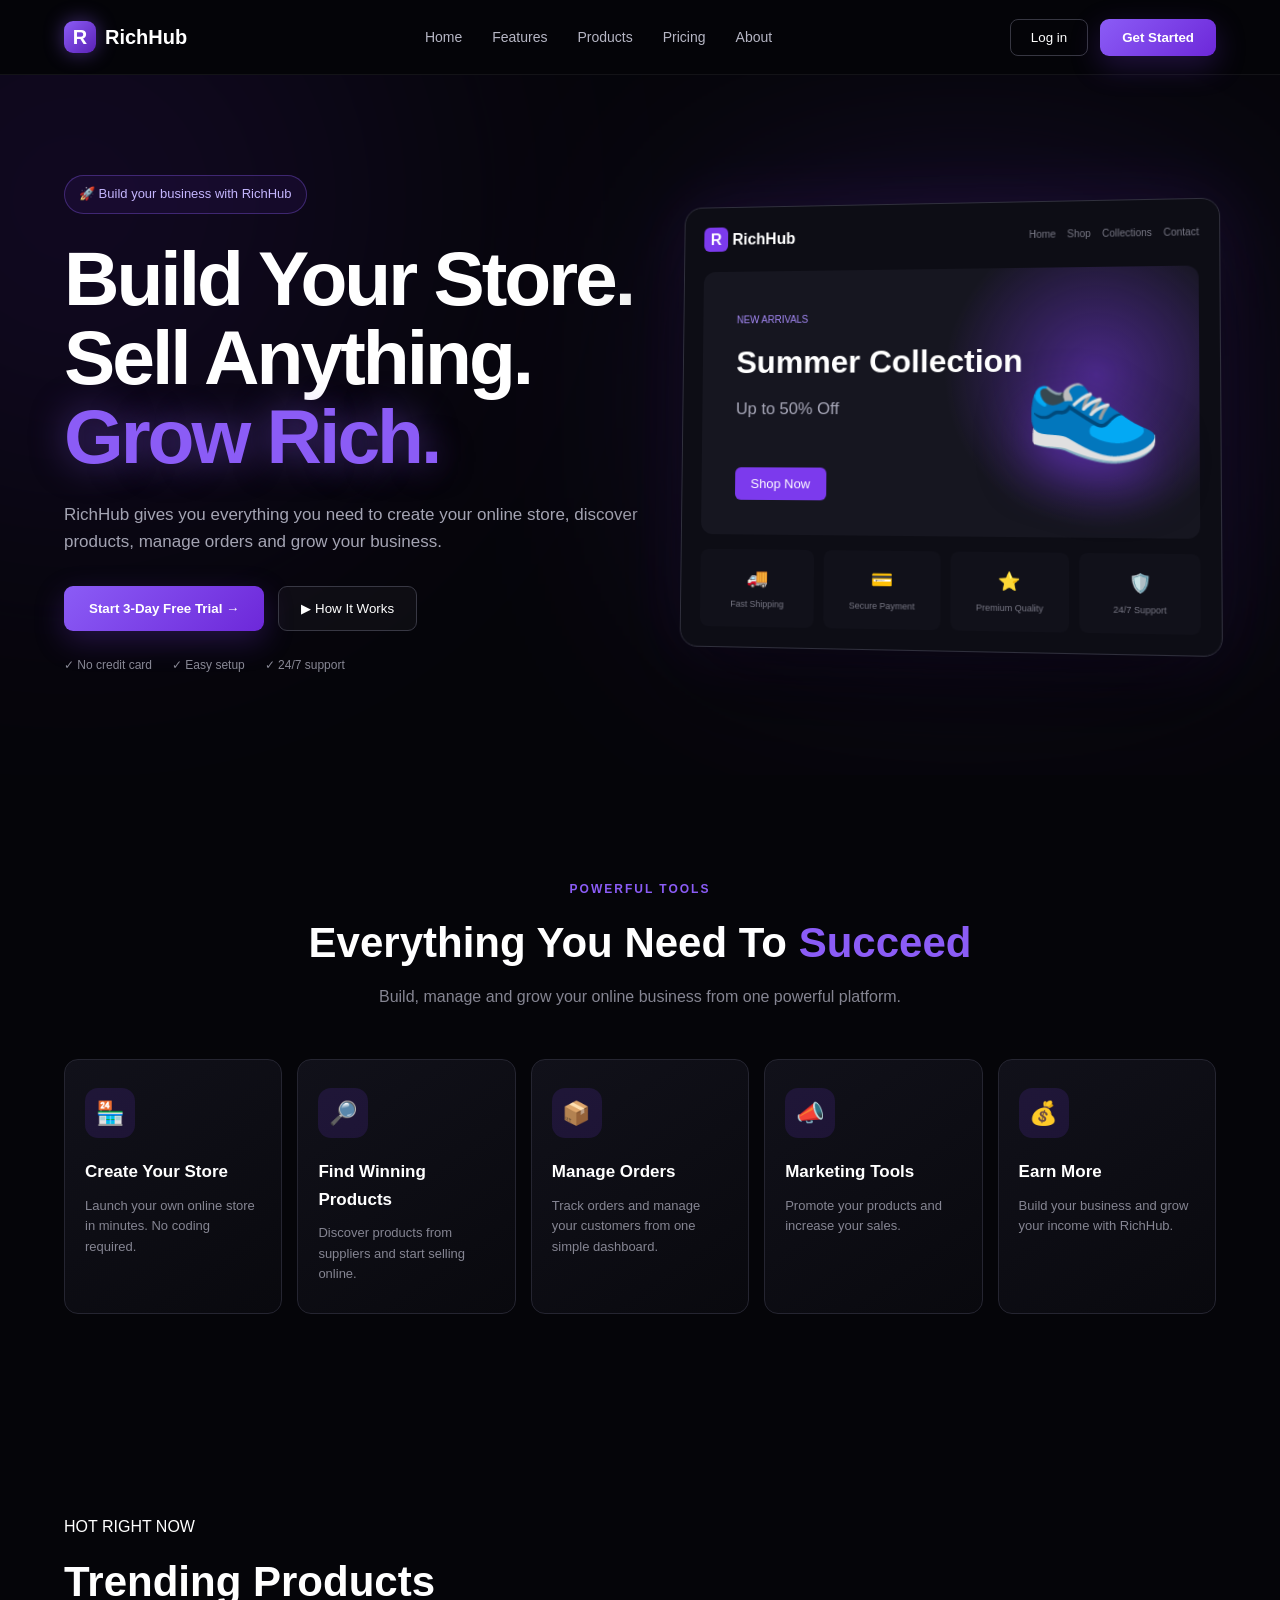
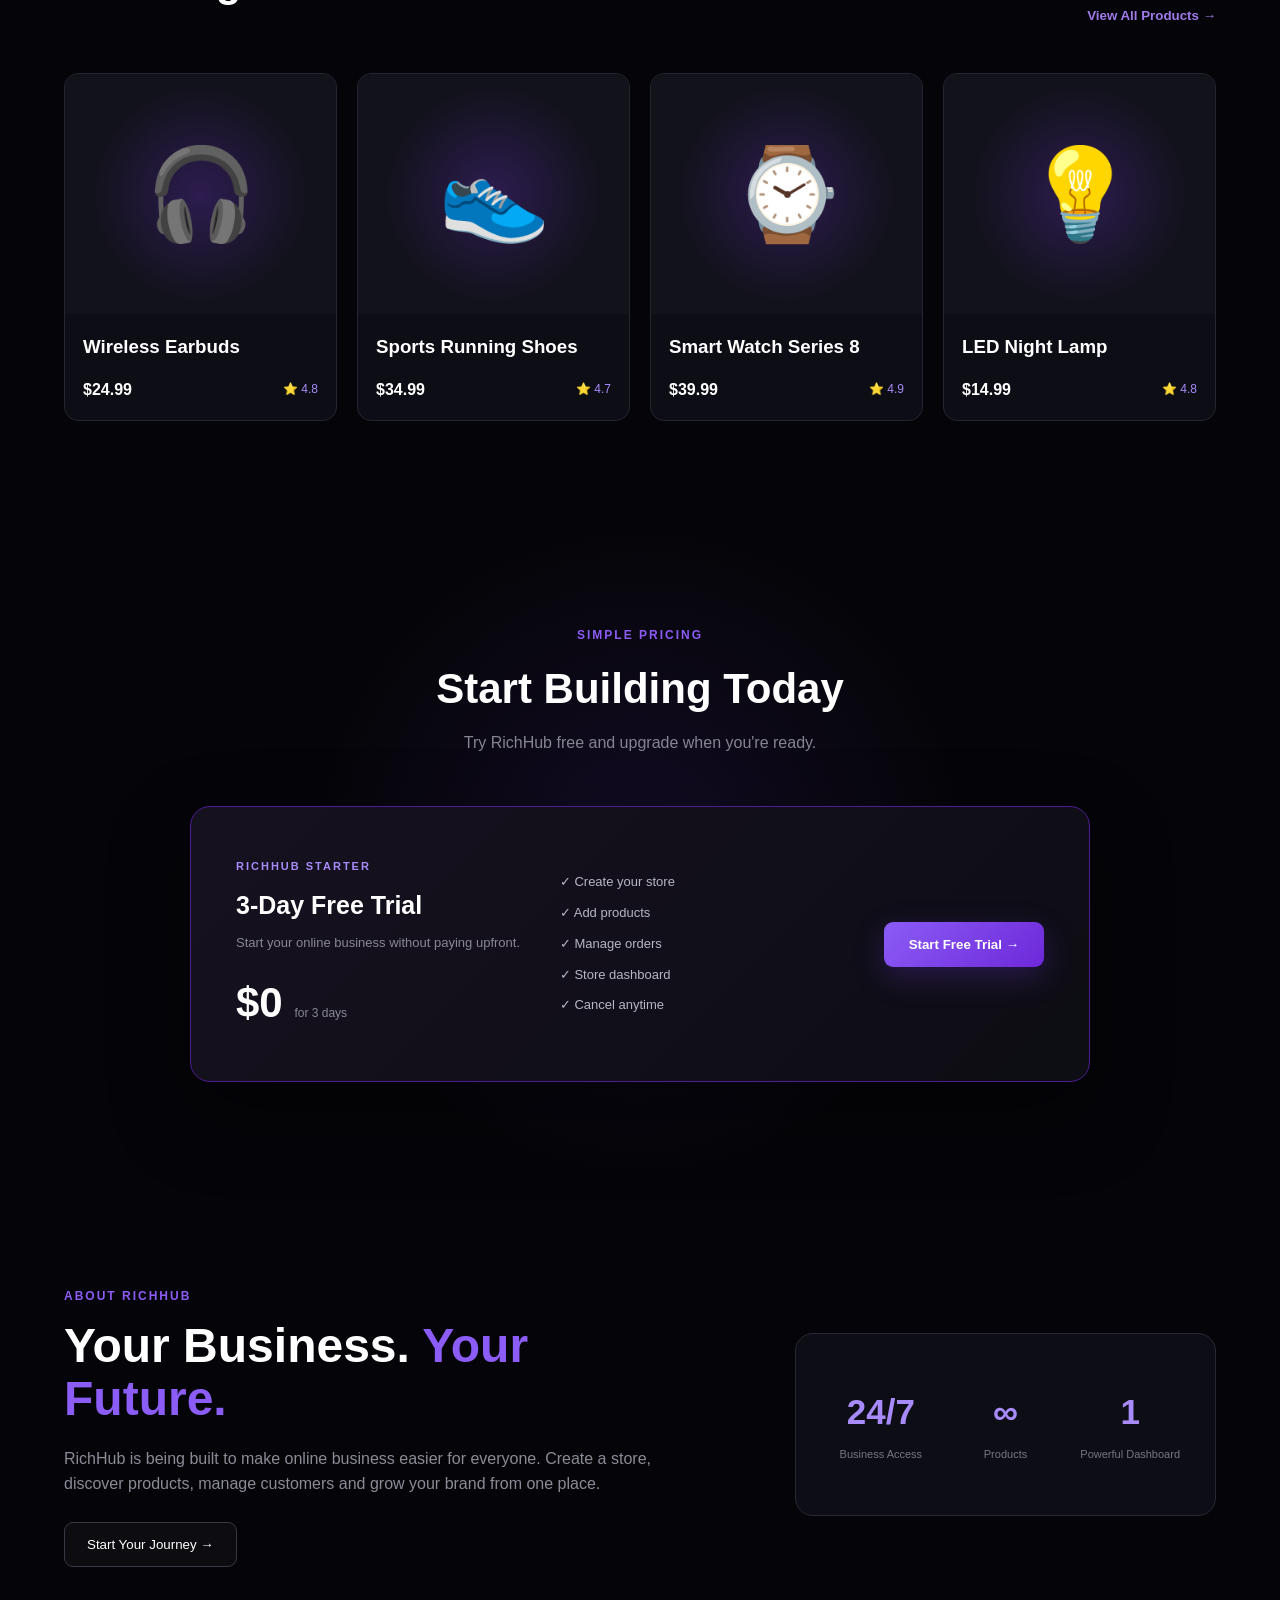
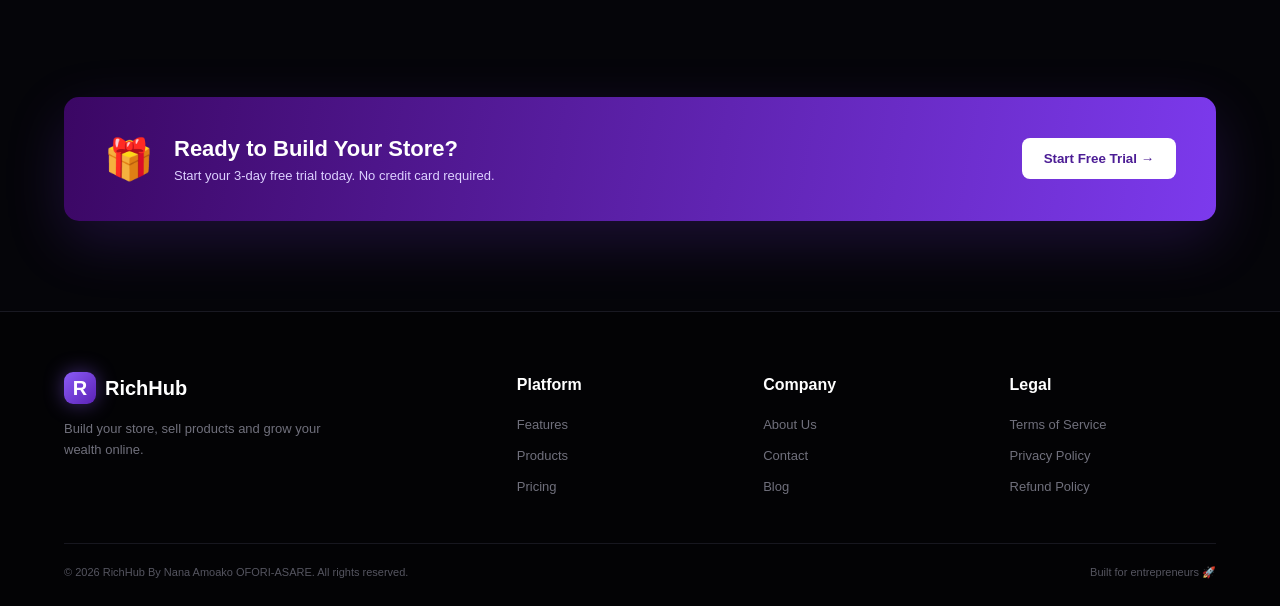
<file: index.html>
<!DOCTYPE html>
<html lang="en">
<head>
    <meta charset="UTF-8">
    <meta name="viewport" content="width=device-width, initial-scale=1.0">

    <title>RichHub - Build Your Store. Grow Rich.</title>

    <meta name="description"
          content="RichHub helps you build your online store, sell products and grow your business.">

    <link rel="stylesheet" href="style.css">
</head>

<body>

    <!-- ================= NAVBAR ================= -->

    <header class="navbar">

        <a href="#" class="logo">
            <span class="logo-icon">R</span>
            <span>RichHub</span>
        </a>

        <nav class="nav-links">
            <a href="#home">Home</a>
            <a href="#features">Features</a>
            <a href="#products">Products</a>
            <a href="#pricing">Pricing</a>
            <a href="#about">About</a>
        </nav>

        <div class="nav-buttons">
            <button class="login-btn" onclick="login()">
                Log in
            </button>

            <button class="primary-btn" onclick="getStarted()">
                Get Started
            </button>
        </div>

        <button class="menu-btn" onclick="toggleMenu()">
            ☰
        </button>

    </header>


    <!-- ================= HERO ================= -->

    <main>

        <section id="home" class="hero">

            <div class="hero-content">

                <div class="badge">
                    🚀 Build your business with RichHub
                </div>

                <h1>
                    Build Your Store.<br>
                    Sell Anything.<br>
                    <span>Grow Rich.</span>
                </h1>

                <p>
                    RichHub gives you everything you need to create
                    your online store, discover products, manage orders
                    and grow your business.
                </p>

                <div class="hero-buttons">

                    <button class="primary-btn big-btn"
                            onclick="getStarted()">
                        Start 3-Day Free Trial →
                    </button>

                    <button class="secondary-btn"
                            onclick="showHowItWorks()">
                        ▶ How It Works
                    </button>

                </div>

                <div class="hero-info">

                    <span>✓ No credit card</span>
                    <span>✓ Easy setup</span>
                    <span>✓ 24/7 support</span>

                </div>

            </div>


            <!-- STORE PREVIEW -->

            <div class="hero-preview">

                <div class="preview-glow"></div>

                <div class="store-preview">

                    <div class="preview-top">

                        <div class="mini-logo">
                            <span>R</span> RichHub
                        </div>

                        <div class="preview-nav">
                            Home &nbsp;&nbsp; Shop &nbsp;&nbsp;
                            Collections &nbsp;&nbsp; Contact
                        </div>

                    </div>

                    <div class="preview-hero">

                        <div>
                            <small>NEW ARRIVALS</small>

                            <h2>
                                Summer Collection
                            </h2>

                            <p>
                                Up to 50% Off
                            </p>

                            <button>
                                Shop Now
                            </button>
                        </div>

                        <div class="preview-shoe">
                            👟
                        </div>

                    </div>

                    <div class="preview-features">

                        <div>
                            🚚
                            <small>Fast Shipping</small>
                        </div>

                        <div>
                            💳
                            <small>Secure Payment</small>
                        </div>

                        <div>
                            ⭐
                            <small>Premium Quality</small>
                        </div>

                        <div>
                            🛡️
                            <small>24/7 Support</small>
                        </div>

                    </div>

                </div>

            </div>

        </section>


        <!-- ================= FEATURES ================= -->

        <section id="features" class="features-section">

            <div class="section-heading">

                <span>POWERFUL TOOLS</span>

                <h2>
                    Everything You Need To
                    <span>Succeed</span>
                </h2>

                <p>
                    Build, manage and grow your online business
                    from one powerful platform.
                </p>

            </div>


            <div class="feature-grid">

                <div class="feature-card">

                    <div class="feature-icon">🏪</div>

                    <h3>Create Your Store</h3>

                    <p>
                        Launch your own online store in minutes.
                        No coding required.
                    </p>

                </div>


                <div class="feature-card">

                    <div class="feature-icon">🔎</div>

                    <h3>Find Winning Products</h3>

                    <p>
                        Discover products from suppliers and
                        start selling online.
                    </p>

                </div>


                <div class="feature-card">

                    <div class="feature-icon">📦</div>

                    <h3>Manage Orders</h3>

                    <p>
                        Track orders and manage your customers
                        from one simple dashboard.
                    </p>

                </div>


                <div class="feature-card">

                    <div class="feature-icon">📣</div>

                    <h3>Marketing Tools</h3>

                    <p>
                        Promote your products and increase
                        your sales.
                    </p>

                </div>


                <div class="feature-card">

                    <div class="feature-icon">💰</div>

                    <h3>Earn More</h3>

                    <p>
                        Build your business and grow your
                        income with RichHub.
                    </p>

                </div>

            </div>

        </section>


        <!-- ================= PRODUCTS ================= -->

        <section id="products" class="products-section">

            <div class="section-heading products-heading">

                <div>
                    <span>HOT RIGHT NOW</span>

                    <h2>
                        Trending Products
                    </h2>
                </div>

                <button onclick="viewProducts()">
                    View All Products →
                </button>

            </div>


            <div class="product-grid">

                <div class="product-card">

                    <div class="product-image">
                        🎧
                    </div>

                    <div class="product-details">

                        <h3>Wireless Earbuds</h3>

                        <div class="product-bottom">

                            <strong>$24.99</strong>

                            <span>⭐ 4.8</span>

                        </div>

                    </div>

                </div>


                <div class="product-card">

                    <div class="product-image shoe">
                        👟
                    </div>

                    <div class="product-details">

                        <h3>Sports Running Shoes</h3>

                        <div class="product-bottom">

                            <strong>$34.99</strong>

                            <span>⭐ 4.7</span>

                        </div>

                    </div>

                </div>


                <div class="product-card">

                    <div class="product-image">
                        ⌚
                    </div>

                    <div class="product-details">

                        <h3>Smart Watch Series 8</h3>

                        <div class="product-bottom">

                            <strong>$39.99</strong>

                            <span>⭐ 4.9</span>

                        </div>

                    </div>

                </div>


                <div class="product-card">

                    <div class="product-image">
                        💡
                    </div>

                    <div class="product-details">

                        <h3>LED Night Lamp</h3>

                        <div class="product-bottom">

                            <strong>$14.99</strong>

                            <span>⭐ 4.8</span>

                        </div>

                    </div>

                </div>

            </div>

        </section>


        <!-- ================= PRICING ================= -->

        <section id="pricing" class="pricing-section">

            <div class="section-heading">

                <span>SIMPLE PRICING</span>

                <h2>
                    Start Building Today
                </h2>

                <p>
                    Try RichHub free and upgrade when you're ready.
                </p>

            </div>


            <div class="pricing-card">

                <div>

                    <span class="pricing-label">
                        RICHHUB STARTER
                    </span>

                    <h3>
                        3-Day Free Trial
                    </h3>

                    <p>
                        Start your online business without
                        paying upfront.
                    </p>

                    <div class="price">
                        $0
                        <small>for 3 days</small>
                    </div>

                </div>


                <div class="pricing-features">

                    <span>✓ Create your store</span>
                    <span>✓ Add products</span>
                    <span>✓ Manage orders</span>
                    <span>✓ Store dashboard</span>
                    <span>✓ Cancel anytime</span>

                </div>


                <button class="primary-btn big-btn"
                        onclick="getStarted()">
                    Start Free Trial →
                </button>

            </div>

        </section>


        <!-- ================= ABOUT ================= -->

        <section id="about" class="about-section">

            <div class="about-content">

                <span>ABOUT RICHHUB</span>

                <h2>
                    Your Business.
                    <span>Your Future.</span>
                </h2>

                <p>
                    RichHub is being built to make online business
                    easier for everyone. Create a store, discover
                    products, manage customers and grow your brand
                    from one place.
                </p>

                <button class="secondary-btn"
                        onclick="getStarted()">
                    Start Your Journey →
                </button>

            </div>

            <div class="about-box">

                <div class="about-stat">
                    <strong>24/7</strong>
                    <span>Business Access</span>
                </div>

                <div class="about-stat">
                    <strong>∞</strong>
                    <span>Products</span>
                </div>

                <div class="about-stat">
                    <strong>1</strong>
                    <span>Powerful Dashboard</span>
                </div>

            </div>

        </section>


        <!-- ================= CTA ================= -->

        <section class="cta-section">

            <div class="cta-content">

                <div class="gift-icon">
                    🎁
                </div>

                <div>

                    <h2>
                        Ready to Build Your Store?
                    </h2>

                    <p>
                        Start your 3-day free trial today.
                        No credit card required.
                    </p>

                </div>

                <button class="white-btn"
                        onclick="getStarted()">
                    Start Free Trial →
                </button>

            </div>

        </section>

    </main>


    <!-- ================= FOOTER ================= -->

    <footer>

        <div class="footer-main">

            <div class="footer-brand">

                <a href="#" class="logo">
                    <span class="logo-icon">R</span>
                    <span>RichHub</span>
                </a>

                <p>
                    Build your store, sell products
                    and grow your wealth online.
                </p>

            </div>


            <div class="footer-column">

                <h4>Platform</h4>

                <a href="#features">Features</a>
                <a href="#products">Products</a>
                <a href="#pricing">Pricing</a>

            </div>


            <div class="footer-column">

                <h4>Company</h4>

                <a href="#about">About Us</a>
                <a href="#">Contact</a>
                <a href="#">Blog</a>

            </div>


            <div class="footer-column">

                <h4>Legal</h4>

                <a href="#">Terms of Service</a>
                <a href="#">Privacy Policy</a>
                <a href="#">Refund Policy</a>

            </div>

        </div>


        <div class="footer-bottom">

            <span>
                © 2026 RichHub By Nana Amoako OFORI-ASARE. All rights reserved.
            </span>

            <span>
                Built for entrepreneurs 🚀
            </span>

        </div>

    </footer>


    <script src="script.js"></script>

</body>
                </html>
</file>
<file: style.css>
/* =========================
   RESET
========================= */

* {
    margin: 0;
    padding: 0;
    box-sizing: border-box;
}

html {
    scroll-behavior: smooth;
}

body {
    font-family: Arial, Helvetica, sans-serif;
    background: #050509;
    color: #ffffff;
    line-height: 1.6;
}

a {
    color: inherit;
    text-decoration: none;
}

button {
    font-family: inherit;
    cursor: pointer;
}


/* =========================
   NAVBAR
========================= */

.navbar {
    position: sticky;
    top: 0;
    z-index: 1000;

    height: 75px;

    display: flex;
    align-items: center;
    justify-content: space-between;

    padding: 0 5%;

    background: rgba(5, 5, 9, 0.9);
    backdrop-filter: blur(18px);

    border-bottom: 1px solid rgba(255,255,255,0.06);
}

.logo {
    display: flex;
    align-items: center;
    gap: 9px;

    font-size: 20px;
    font-weight: 800;
}

.logo-icon {
    width: 32px;
    height: 32px;

    display: flex;
    align-items: center;
    justify-content: center;

    border-radius: 9px;

    background: linear-gradient(
        135deg,
        #8b5cf6,
        #5b21b6
    );

    box-shadow:
        0 0 20px rgba(139,92,246,0.45);
}

.nav-links {
    display: flex;
    gap: 30px;
}

.nav-links a {
    color: #b6b6c4;
    font-size: 14px;

    transition: 0.3s;
}

.nav-links a:hover {
    color: #ffffff;
}

.nav-buttons {
    display: flex;
    align-items: center;
    gap: 12px;
}

.login-btn {
    padding: 10px 20px;

    background: transparent;
    color: #ffffff;

    border: 1px solid #373742;
    border-radius: 8px;
}

.primary-btn {
    padding: 11px 22px;

    border: none;
    border-radius: 9px;

    color: white;
    font-weight: 700;

    background: linear-gradient(
        135deg,
        #8b5cf6,
        #6d28d9
    );

    box-shadow:
        0 10px 30px rgba(124,58,237,0.25);

    transition: 0.3s;
}

.primary-btn:hover {
    transform: translateY(-2px);

    box-shadow:
        0 15px 35px rgba(124,58,237,0.45);
}

.menu-btn {
    display: none;

    background: none;
    border: none;

    color: white;
    font-size: 25px;
}


/* =========================
   HERO
========================= */

.hero {
    min-height: 700px;

    display: flex;
    align-items: center;
    justify-content: space-between;

    padding: 90px 5%;

    position: relative;
    overflow: hidden;
}

.hero::before {
    content: "";

    position: absolute;

    width: 650px;
    height: 650px;

    left: -250px;
    top: -200px;

    background: #6d28d9;

    opacity: 0.12;

    filter: blur(140px);

    border-radius: 50%;
}

.hero-content {
    width: 50%;

    position: relative;
    z-index: 2;
}

.badge {
    display: inline-block;

    padding: 8px 14px;

    border: 1px solid rgba(139,92,246,0.35);
    border-radius: 30px;

    background: rgba(124,58,237,0.08);

    color: #c4b5fd;

    font-size: 13px;

    margin-bottom: 25px;
}

.hero h1 {
    font-size: clamp(48px, 6vw, 78px);
    line-height: 1.03;

    letter-spacing: -3px;

    margin-bottom: 25px;
}

.hero h1 span {
    color: #8b5cf6;

    text-shadow:
        0 0 35px rgba(139,92,246,0.5);
}

.hero p {
    max-width: 580px;

    color: #a4a4b3;

    font-size: 17px;

    margin-bottom: 30px;
}

.hero-buttons {
    display: flex;
    gap: 14px;

    margin-bottom: 25px;
}

.big-btn {
    padding: 15px 25px;
}

.secondary-btn {
    padding: 14px 22px;

    color: #ffffff;

    background: rgba(255,255,255,0.03);

    border: 1px solid #383844;

    border-radius: 9px;

    transition: 0.3s;
}

.secondary-btn:hover {
    background: rgba(255,255,255,0.07);
}

.hero-info {
    display: flex;
    gap: 20px;

    color: #888895;

    font-size: 12px;
}


/* =========================
   STORE PREVIEW
========================= */

.hero-preview {
    width: 47%;

    position: relative;
}

.preview-glow {
    position: absolute;

    width: 500px;
    height: 400px;

    background: #7c3aed;

    filter: blur(130px);

    opacity: 0.18;

    right: 0;
}

.store-preview {
    position: relative;
    z-index: 2;

    background: #0d0d15;

    border: 1px solid #30303d;

    border-radius: 18px;

    padding: 20px;

    transform: perspective(1000px)
               rotateY(-5deg)
               rotateX(2deg);

    box-shadow:
        0 40px 100px rgba(0,0,0,0.6),
        0 0 70px rgba(124,58,237,0.15);
}

.preview-top {
    display: flex;
    justify-content: space-between;
    align-items: center;

    margin-bottom: 20px;
}

.mini-logo {
    font-weight: 800;
}

.mini-logo span {
    display: inline-flex;

    width: 25px;
    height: 25px;

    align-items: center;
    justify-content: center;

    border-radius: 6px;

    background: #7c3aed;
}

.preview-nav {
    color: #777784;
    font-size: 10px;
}

.preview-hero {
    min-height: 260px;

    padding: 35px;

    display: flex;
    align-items: center;
    justify-content: space-between;

    border-radius: 12px;

    background:
        radial-gradient(
            circle at 80% 40%,
            rgba(124,58,237,0.5),
            transparent 35%
        ),
        #161620;
}

.preview-hero small {
    color: #a78bfa;
    font-size: 10px;
}

.preview-hero h2 {
    font-size: 32px;

    margin: 8px 0;
}

.preview-hero p {
    color: #aaaabb;
}

.preview-hero button {
    margin-top: 15px;

    border: none;
    border-radius: 6px;

    padding: 9px 16px;

    color: white;

    background: #7c3aed;
}

.preview-shoe {
    font-size: 110px;

    filter:
        drop-shadow(
            0 20px 25px rgba(124,58,237,0.5)
        );
}

.preview-features {
    display: grid;
    grid-template-columns: repeat(4,1fr);

    gap: 10px;

    margin-top: 15px;
}

.preview-features div {
    padding: 15px;

    text-align: center;

    border-radius: 8px;

    background: #11111a;

    font-size: 18px;
}

.preview-features small {
    display: block;

    color: #777784;

    font-size: 9px;

    margin-top: 5px;
}


/* =========================
   SECTIONS
========================= */

.features-section,
.products-section,
.pricing-section,
.about-section {
    padding: 100px 5%;
}

.section-heading {
    text-align: center;

    margin-bottom: 50px;
}

.section-heading > span {
    color: #8b5cf6;

    font-size: 12px;
    font-weight: 800;

    letter-spacing: 2px;
}

.section-heading h2 {
    font-size: 42px;

    margin: 8px 0;
}

.section-heading h2 span {
    color: #8b5cf6;
}

.section-heading p {
    color: #858592;

    max-width: 600px;

    margin: auto;
}


/* =========================
   FEATURES
========================= */

.feature-grid {
    max-width: 1200px;

    margin: auto;

    display: grid;

    grid-template-columns:
        repeat(5,1fr);

    gap: 15px;
}

.feature-card {
    padding: 28px 20px;

    min-height: 230px;

    background: linear-gradient(
        145deg,
        #11111a,
        #09090e
    );

    border: 1px solid #252531;

    border-radius: 14px;

    transition: 0.3s;
}

.feature-card:hover {
    transform: translateY(-7px);

    border-color: #6d28d9;

    box-shadow:
        0 20px 50px rgba(0,0,0,0.4);
}

.feature-icon {
    width: 50px;
    height: 50px;

    display: flex;
    align-items: center;
    justify-content: center;

    border-radius: 13px;

    background: rgba(124,58,237,0.14);

    font-size: 23px;

    margin-bottom: 20px;
}

.feature-card h3 {
    font-size: 17px;

    margin-bottom: 10px;
}

.feature-card p {
    color: #858592;

    font-size: 13px;
}


/* =========================
   PRODUCTS
========================= */

.products-heading {
    display: flex;

    align-items: end;
    justify-content: space-between;

    text-align: left;
}

.products-heading button {
    background: none;

    border: none;

    color: #9f7aea;

    font-weight: 700;
}

.product-grid {
    display: grid;

    grid-template-columns:
        repeat(4,1fr);

    gap: 20px;
}

.product-card {
    overflow: hidden;

    background: #0d0d15;

    border: 1px solid #252531;

    border-radius: 14px;

    transition: 0.3s;
}

.product-card:hover {
    transform: translateY(-6px);

    border-color: #6d28d9;
}

.product-image {
    height: 240px;

    display: flex;
    align-items: center;
    justify-content: center;

    font-size: 90px;

    background:
        radial-gradient(
            circle,
            rgba(124,58,237,0.25),
            transparent 60%
        ),
        #12121b;
}

.product-details {
    padding: 18px;
}

.product-details h3 {
    margin-bottom: 15px;
}

.product-bottom {
    display: flex;

    align-items: center;
    justify-content: space-between;
}

.product-bottom strong {
    color: #ffffff;
}

.product-bottom span {
    color: #a78bfa;

    font-size: 12px;
}


/* =========================
   PRICING
========================= */

.pricing-section {
    background:
        radial-gradient(
            circle at center,
            rgba(124,58,237,0.12),
            transparent 45%
        );
}

.pricing-card {
    max-width: 900px;

    margin: auto;

    padding: 45px;

    display: grid;

    grid-template-columns:
        1fr 1fr auto;

    gap: 35px;

    align-items: center;

    background: linear-gradient(
        135deg,
        #16111f,
        #0d0d14
    );

    border: 1px solid #4c1d95;

    border-radius: 20px;

    box-shadow:
        0 30px 80px rgba(0,0,0,0.4);
}

.pricing-label {
    color: #a78bfa;

    font-size: 11px;

    font-weight: 800;

    letter-spacing: 2px;
}

.pricing-card h3 {
    font-size: 25px;

    margin: 8px 0;
}

.pricing-card p {
    color: #888895;

    font-size: 13px;
}

.price {
    margin-top: 15px;

    font-size: 42px;

    font-weight: 800;
}

.price small {
    color: #888895;

    font-size: 12px;

    font-weight: normal;
}

.pricing-features {
    display: flex;

    flex-direction: column;

    gap: 10px;

    color: #b6b6c4;

    font-size: 13px;
}


/* =========================
   ABOUT
========================= */

.about-section {
    display: flex;

    align-items: center;
    justify-content: space-between;

    gap: 60px;

    max-width: 1300px;

    margin: auto;
}

.about-content {
    max-width: 600px;
}

.about-content > span {
    color: #8b5cf6;

    font-size: 12px;

    font-weight: 800;

    letter-spacing: 2px;
}

.about-content h2 {
    font-size: 48px;

    line-height: 1.1;

    margin: 12px 0 20px;
}

.about-content h2 span {
    color: #8b5cf6;
}

.about-content p {
    color: #8b8b98;

    margin-bottom: 25px;
}

.about-box {
    min-width: 400px;

    padding: 30px;

    display: grid;

    grid-template-columns:
        repeat(3,1fr);

    gap: 15px;

    border-radius: 18px;

    background: #0d0d15;

    border: 1px solid #292934;
}

.about-stat {
    text-align: center;

    padding: 20px 5px;
}

.about-stat strong {
    display: block;

    font-size: 35px;

    color: #a78bfa;
}

.about-stat span {
    color: #777784;

    font-size: 11px;
}


/* =========================
   CTA
========================= */

.cta-section {
    padding: 30px 5% 90px;
}

.cta-content {
    max-width: 1200px;

    margin: auto;

    padding: 30px 40px;

    display: flex;

    align-items: center;

    gap: 20px;

    border-radius: 15px;

    background:
        linear-gradient(
            100deg,
            #3b0764,
            #7c3aed
        );

    box-shadow:
        0 20px 60px rgba(124,58,237,0.2);
}

.gift-icon {
    font-size: 40px;
}

.cta-content h2 {
    font-size: 22px;
}

.cta-content p {
    color: #ddd1ff;

    font-size: 13px;
}

.white-btn {
    margin-left: auto;

    padding: 13px 22px;

    border: none;

    border-radius: 8px;

    background: white;

    color: #4c1d95;

    font-weight: 800;
}


/* =========================
   FOOTER
========================= */

footer {
    padding: 60px 5% 25px;

    background: #030305;

    border-top: 1px solid #191922;
}

.footer-main {
    max-width: 1200px;

    margin: auto;

    display: grid;

    grid-template-columns:
        2fr 1fr 1fr 1fr;

    gap: 40px;

    padding-bottom: 45px;
}

.footer-brand p {
    color: #70707c;

    max-width: 280px;

    font-size: 13px;

    margin-top: 15px;
}

.footer-column {
    display: flex;

    flex-direction: column;

    gap: 10px;
}

.footer-column h4 {
    margin-bottom: 8px;
}

.footer-column a {
    color: #70707c;

    font-size: 13px;

    transition: 0.3s;
}

.footer-column a:hover {
    color: white;
}

.footer-bottom {
    max-width: 1200px;

    margin: auto;

    padding-top: 20px;

    border-top: 1px solid #17171f;

    display: flex;

    justify-content: space-between;

    color: #555560;

    font-size: 11px;
}


/* =========================
   MOBILE
========================= */

@media (max-width: 1000px) {

    .nav-links {
        display: none;
    }

    .menu-btn {
        display: block;
    }

    .hero {
        flex-direction: column;

        gap: 70px;

        text-align: center;
    }

    .hero-content {
        width: 100%;
    }

    .hero-content p {
        margin-left: auto;
        margin-right: auto;
    }

    .hero-buttons,
    .hero-info {
        justify-content: center;
    }

    .hero-preview {
        width: 100%;
    }

    .feature-grid {
        grid-template-columns:
            repeat(2,1fr);
    }

    .product-grid {
        grid-template-columns:
            repeat(2,1fr);
    }

    .pricing-card {
        grid-template-columns: 1fr;
    }

    .about-section {
        flex-direction: column;
    }

    .about-box {
        width: 100%;
    }

    .footer-main {
        grid-template-columns:
            repeat(2,1fr);
    }
}


@media (max-width: 600px) {

    .navbar {
        padding: 0 20px;
    }

    .nav-buttons {
        display: none;
    }

    .hero {
        padding: 70px 20px;
    }

    .hero h1 {
        font-size: 46px;

        letter-spacing: -2px;
    }

    .hero-buttons {
        flex-direction: column;
    }

    .hero-info {
        flex-direction: column;

        gap: 8px;
    }

    .preview-nav {
        display: none;
    }

    .preview-hero {
        padding: 20px;
    }

    .preview-shoe {
        font-size: 65px;
    }

    .preview-features {
        grid-template-columns:
            repeat(2,1fr);
    }

    .features-section,
    .products-section,
    .pricing-section,
    .about-section {
        padding: 70px 20px;
    }

    .section-heading h2 {
        font-size: 32px;
    }

    .feature-grid,
    .product-grid {
        grid-template-columns: 1fr;
    }

    .products-heading {
        flex-direction: column;

        align-items: start;

        gap: 15px;
    }

    .about-content h2 {
        font-size: 38px;
    }

    .about-box {
        min-width: 0;

        grid-template-columns: 1fr;
    }

    .cta-content {
        flex-direction: column;

        text-align: center;

        padding: 35px 20px;
    }

    .white-btn {
        margin-left: 0;
    }

    .footer-main {
        grid-template-columns: 1fr;
    }

    .footer-bottom {
        flex-direction: column;

        gap: 10px;
    }
   }
</file>
